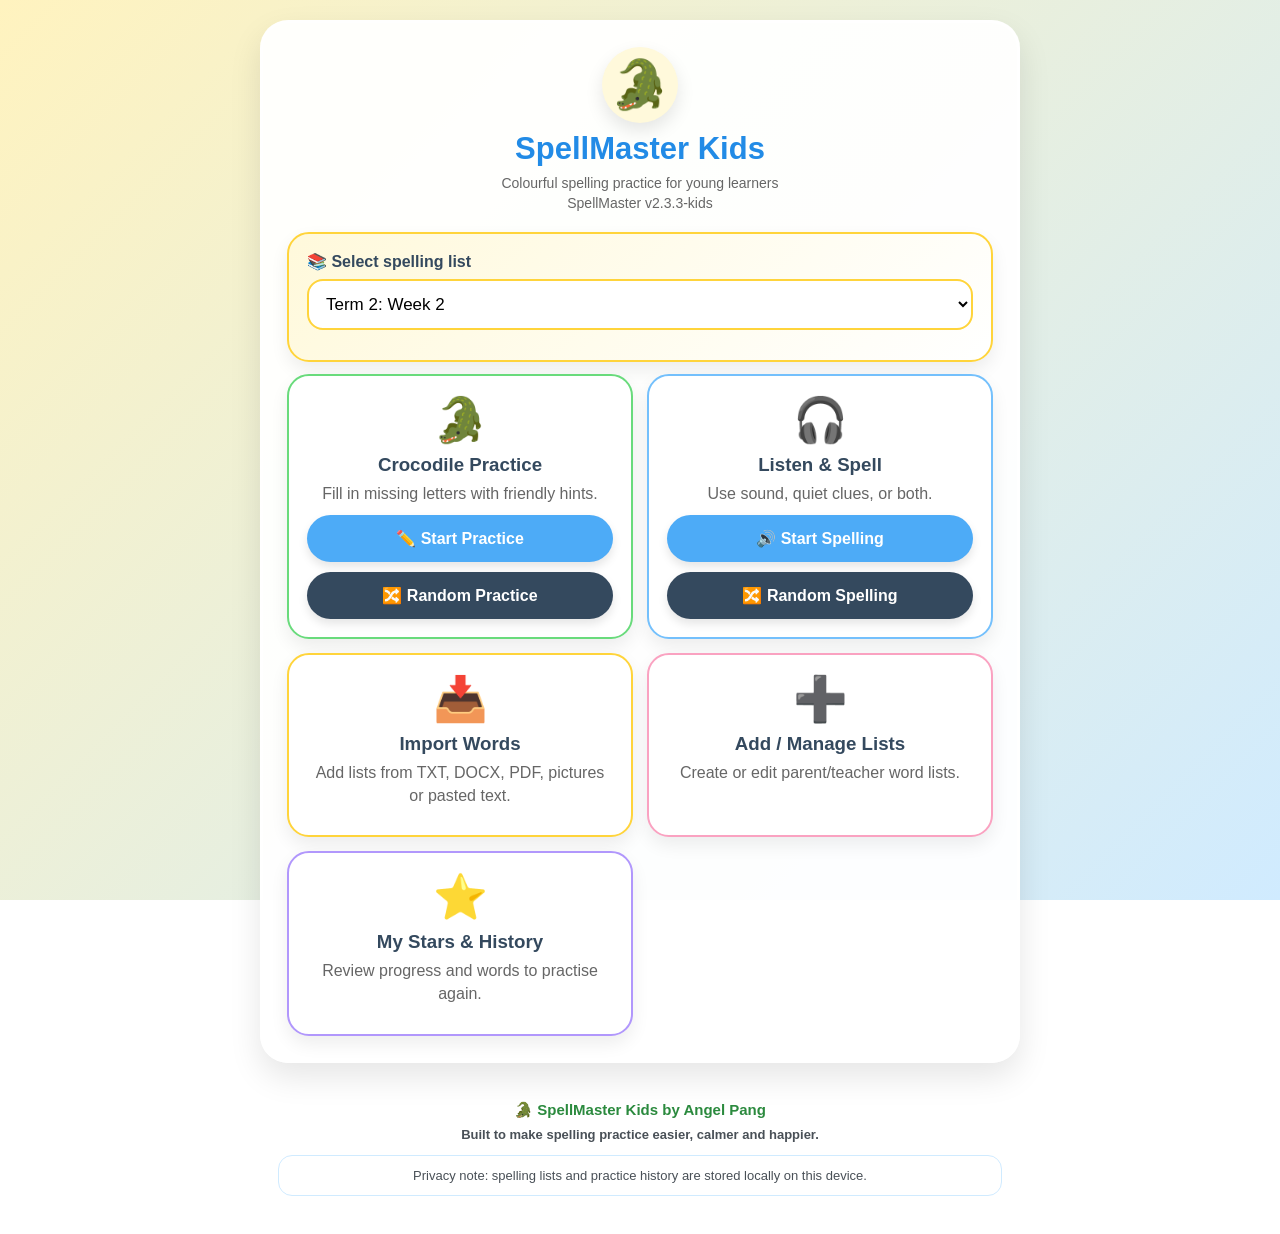
<file: index.html>
<!DOCTYPE html>
<html lang="en">
<head>
  <meta charset="UTF-8" />
  <meta name="viewport" content="width=device-width, initial-scale=1.0, maximum-scale=1.0, user-scalable=no" />
  <title>SpellMaster Kids 2026</title>
  <link rel="manifest" href="manifest.json?v=20260508-v233" />
  <link rel="stylesheet" href="css/style.css?v=20260508-v233" />
</head>
<body>
  <main class="app-shell home-shell">
    <div class="hero-mascot" aria-hidden="true">🐊</div>
    <h1>SpellMaster Kids</h1>
    <div class="subtitle">Colourful spelling practice for young learners</div>
    <div id="app-version" class="version"></div>

    <section class="card rainbow-card">
      <label for="week-selector">📚 Select spelling list</label>
      <select id="week-selector"></select>
    </section>

    <section class="menu-grid">
      <article class="menu-card practice-card">
        <div class="menu-emoji">🐊</div>
        <h3>Crocodile Practice</h3>
        <p>Fill in missing letters with friendly hints.</p>
        <button onclick="goToMode('practice', false)" data-track="start_practice">✏️ Start Practice</button>
        <button onclick="goToMode('practice', true)" class="dark" data-track="start_random_practice">🔀 Random Practice</button>
      </article>

      <article class="menu-card spelling-card">
        <div class="menu-emoji">🎧</div>
        <h3>Listen & Spell</h3>
        <p>Use sound, quiet clues, or both.</p>
        <button onclick="goToMode('spelling', false)" data-track="start_spelling">🔊 Start Spelling</button>
        <button onclick="goToMode('spelling', true)" class="dark" data-track="start_random_spelling">🔀 Random Spelling</button>
      </article>

      <a class="menu-card import-card" href="import.html" data-track="open_import_page">
        <div class="menu-emoji">📥</div>
        <h3>Import Words</h3>
        <p>Add lists from TXT, DOCX, PDF, pictures or pasted text.</p>
      </a>

      <a class="menu-card list-card" href="lists.html" data-track="open_lists_page">
        <div class="menu-emoji">➕</div>
        <h3>Add / Manage Lists</h3>
        <p>Create or edit parent/teacher word lists.</p>
      </a>

      <a class="menu-card history-card" href="history.html" data-track="open_history_page">
        <div class="menu-emoji">⭐</div>
        <h3>My Stars & History</h3>
        <p>Review progress and words to practise again.</p>
      </a>
    </section>
  </main>

  <script src="js/app-config.js?v=20260508-v233"></script>
  <script src="js/analytics.js?v=20260508-v233"></script>
  <script src="js/default-data.js?v=20260508-v233"></script>
  <script src="js/storage.js?v=20260508-v233"></script>
  <script src="js/session-utils.js?v=20260508-v233"></script>
  <script>
    window.addEventListener('load', () => {
      renderVersion();
      loadDropdown();
      if ('serviceWorker' in navigator) navigator.serviceWorker.register('sw.js?v=20260508-v233');
    });

    function loadDropdown() {
      const selector = document.getElementById('week-selector');
      const allLists = getAllLists();
      const lastList = getLastList();
      selector.innerHTML = '';
      Object.keys(allLists).forEach(name => {
        const option = document.createElement('option');
        option.value = name;
        option.textContent = name;
        if (name === lastList) option.selected = true;
        selector.appendChild(option);
      });
    }

    function goToMode(mode, random) {
      const listName = document.getElementById('week-selector').value;
      saveLastList(listName);
      if (typeof trackFeature === 'function') trackFeature('selected_list_for_mode', { mode, random: !!random });
      const target = mode === 'practice' ? 'practice.html' : 'spelling.html';
      window.location.href = `${target}?list=${encodeURIComponent(listName)}&random=${random ? '1' : '0'}`;
    }
  </script>
</body>
</html>
</file>
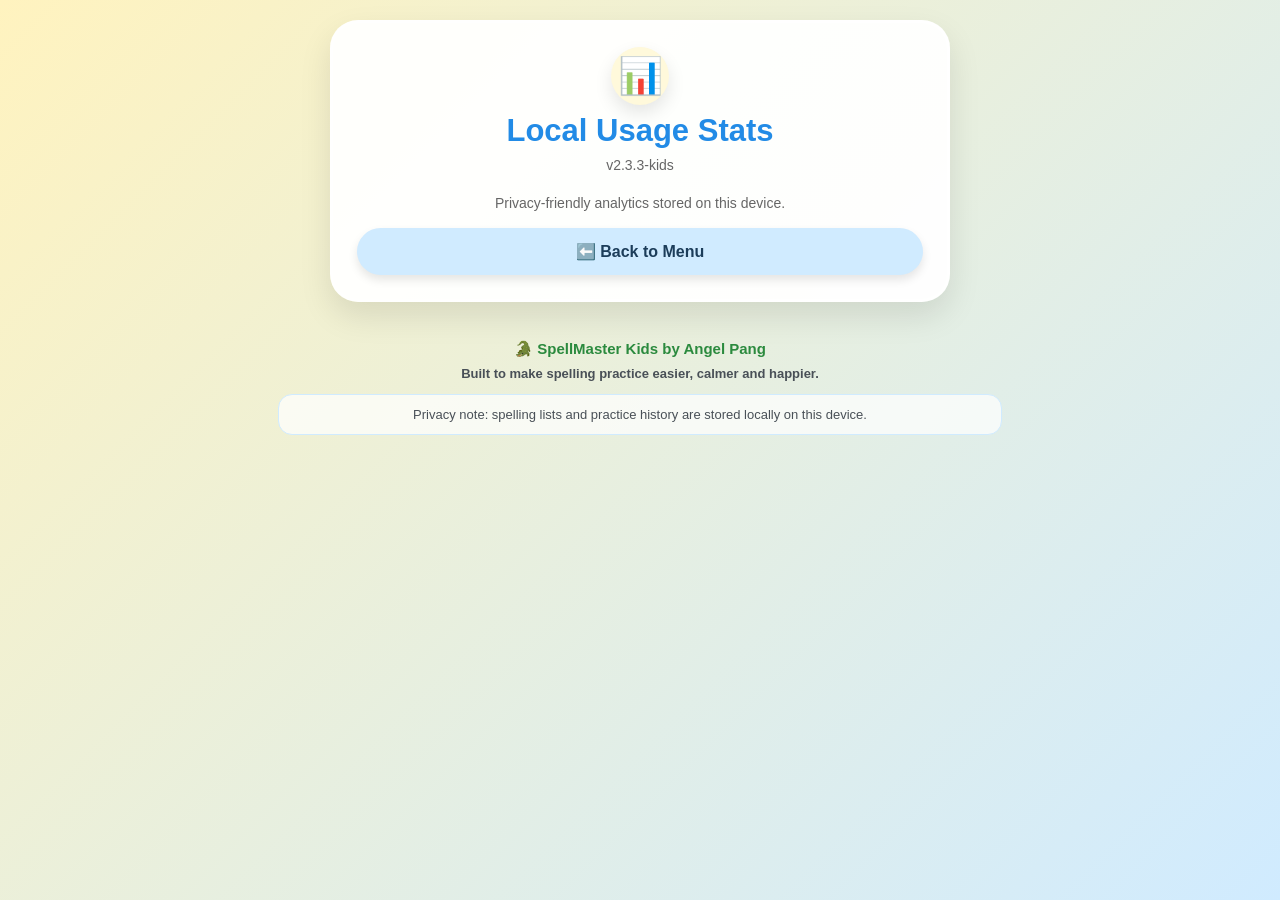
<file: analytics.html>
<!DOCTYPE html>
<html lang="en">
<head>
  <meta charset="UTF-8" />
  <meta name="viewport" content="width=device-width, initial-scale=1.0, maximum-scale=1.0, user-scalable=no" />
  <title>Local Usage Stats - SpellMaster Kids</title>
  <link rel="manifest" href="manifest.json?v=20260508-v230" />
  <link rel="stylesheet" href="css/style.css?v=20260508-v230" />
</head>
<body>
  <main class="app-shell">
    <div class="hero-mascot small" aria-hidden="true">📊</div>
    <h1>Local Usage Stats</h1>
    <div id="app-version" class="version"></div>
    <p class="subtitle">Privacy-friendly analytics stored on this device.</p>
    <div id="analytics-dashboard"></div>
    <a class="button-link secondary" href="index.html" data-track="back_to_menu_from_analytics">⬅️ Back to Menu</a>
  </main>
  <script src="js/app-config.js?v=20260508-v230"></script>
  <script src="js/analytics.js?v=20260508-v230"></script>
  <script>window.addEventListener('load', () => { if (typeof renderVersion === 'function') renderVersion(); });</script>
</body>
</html>
</file>
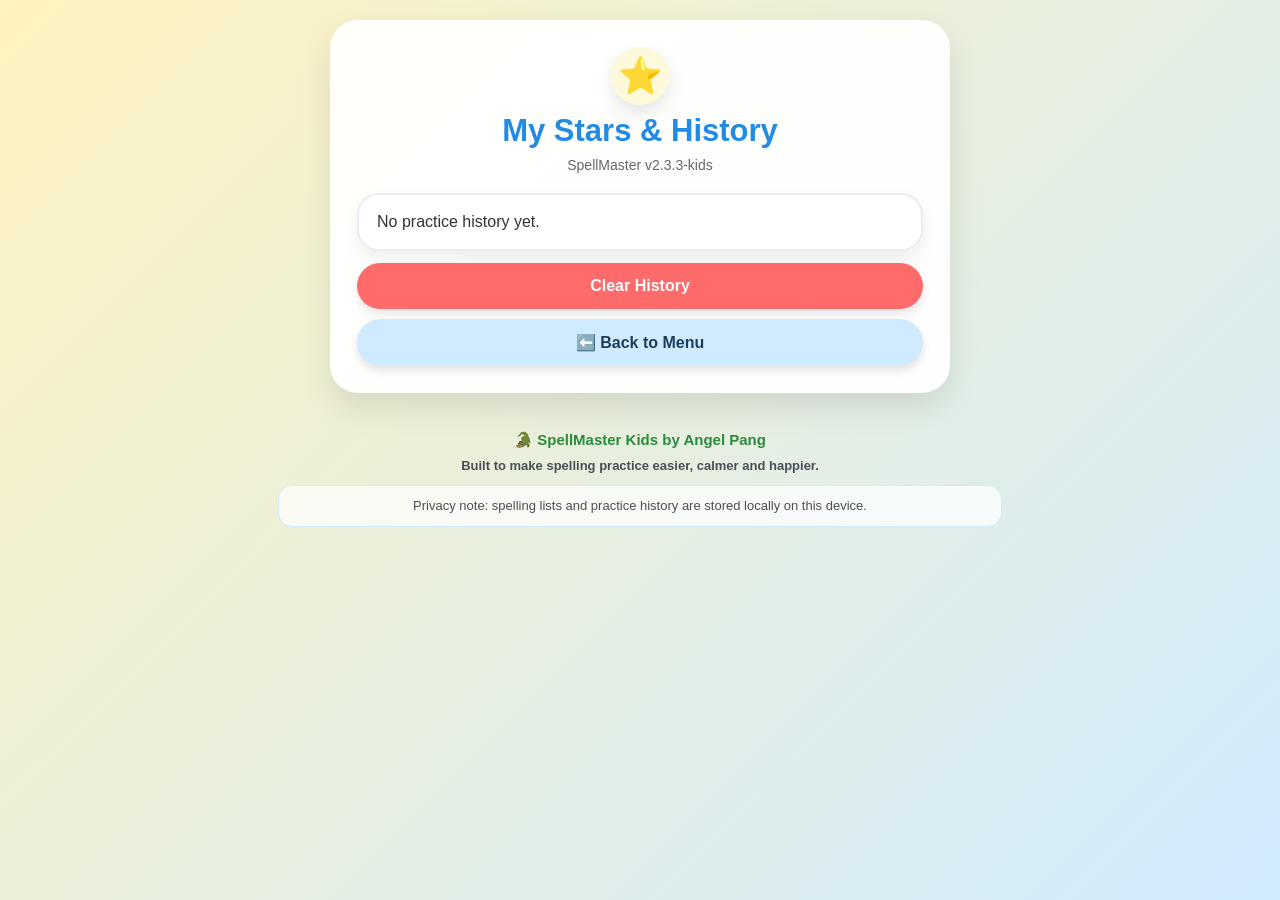
<file: history.html>
<!DOCTYPE html>
<html lang="en">
<head>
  <meta charset="UTF-8" />
  <meta name="viewport" content="width=device-width, initial-scale=1.0, maximum-scale=1.0, user-scalable=no" />
  <title>Stars & History - SpellMaster Kids</title>
  <link rel="manifest" href="manifest.json?v=20260508-v233" />
  <link rel="stylesheet" href="css/style.css?v=20260508-v233" />
</head>
<body>
  <main class="app-shell">
    <div class="hero-mascot small" aria-hidden="true">⭐</div>
    <h1>My Stars & History</h1>
    <div id="app-version" class="version"></div>
    <div id="history-box"></div>
    <button onclick="clearHistory()" class="danger">Clear History</button>
    <a class="button-link secondary" href="index.html">⬅️ Back to Menu</a>
  </main>
  <script src="js/app-config.js?v=20260508-v233"></script>
  <script src="js/analytics.js?v=20260508-v233"></script>
  <script src="js/default-data.js?v=20260508-v233"></script>
  <script src="js/storage.js?v=20260508-v233"></script>
  <script src="js/session-utils.js?v=20260508-v233"></script>
  <script>
    window.addEventListener('load', () => { renderVersion(); renderHistory(); });
    function renderHistory() {
      const history = getHistory();
      const box = document.getElementById('history-box');
      if (!history.length) { box.innerHTML = '<div class="card">No practice history yet.</div>'; return; }
      box.innerHTML = history.map(record => {
        const weak = record.weakWords.length ? record.weakWords.join(', ') : 'None';
        const skipped = record.skippedWords && record.skippedWords.length ? record.skippedWords.join(', ') : 'None';
        const stars = record.stars || 0;
        return `<section class="card"><h3>${record.listName}</h3><p><strong>${record.random ? 'Random ' : ''}${record.mode}</strong><br>Stars earned: ${stars} ⭐<br>First-try score: ${record.correctFirstTry}/${record.total}<br>Weak words: ${weak}<br>Skipped words: ${skipped}<br>Time: ${formatDuration(record.durationMs)}<br>${new Date(record.endedAt).toLocaleString()}</p></section>`;
      }).join('');
    }
    function clearHistory() {
      if (!confirm('Clear all history?')) return;
      saveHistory([]);
      renderHistory();
    }
  </script>
</body>
</html>
</file>
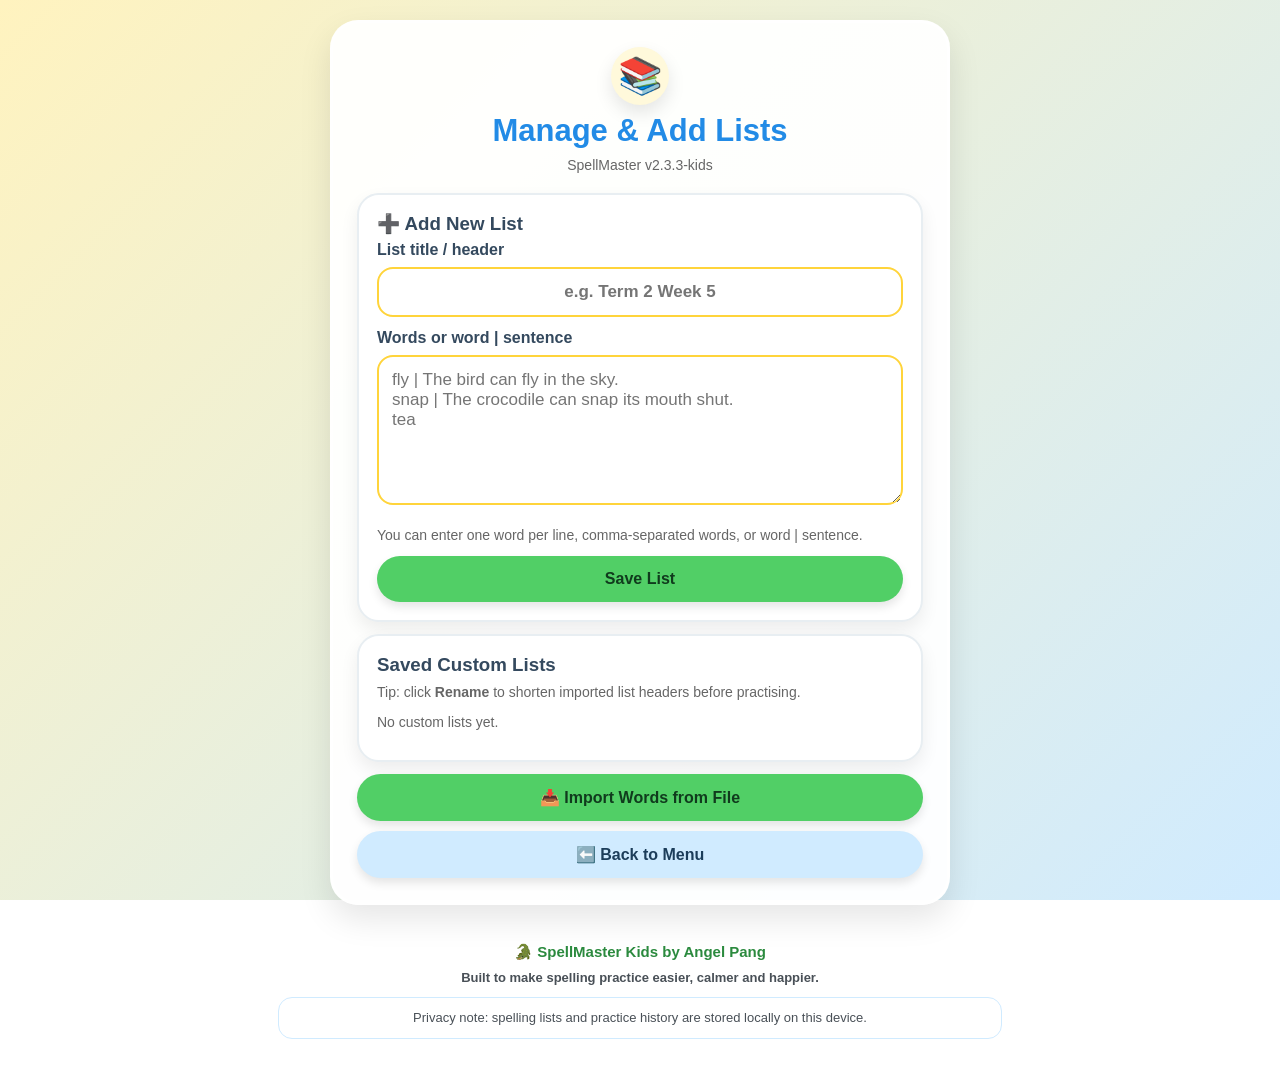
<file: lists.html>
<!DOCTYPE html>
<html lang="en">
<head>
  <meta charset="UTF-8" />
  <meta name="viewport" content="width=device-width, initial-scale=1.0, maximum-scale=1.0, user-scalable=no" />
  <title>Lists - SpellMaster Kids</title>
  <link rel="manifest" href="manifest.json?v=20260508-v233" />
  <link rel="stylesheet" href="css/style.css?v=20260508-v233" />
</head>
<body>
  <main class="app-shell">
    <div class="hero-mascot small" aria-hidden="true">📚</div>
    <h1>Manage & Add Lists</h1>
    <div id="app-version" class="version"></div>
    <section class="card">
      <h3 id="form-title">➕ Add New List</h3>
      <label>List title / header</label>
      <input type="text" id="list-name" placeholder="e.g. Term 2 Week 5" />
      <label>Words or word | sentence</label>
      <textarea id="list-text" placeholder="fly | The bird can fly in the sky.&#10;snap | The crocodile can snap its mouth shut.&#10;tea"></textarea>
      <p class="small-note">You can enter one word per line, comma-separated words, or word | sentence.</p>
      <button id="save-list-btn" onclick="saveList()" class="success">Save List</button>
      <button id="cancel-edit-btn" onclick="cancelEdit()" class="secondary hidden" type="button">Cancel Edit</button>
    </section>
    <section class="card">
      <h3>Saved Custom Lists</h3>
      <p class="small-note">Tip: click <strong>Rename</strong> to shorten imported list headers before practising.</p>
      <div id="custom-list-box"></div>
    </section>
    <a class="button-link success" href="import.html">📥 Import Words from File</a>
    <a class="button-link secondary" href="index.html">⬅️ Back to Menu</a>
  </main>
  <script src="js/app-config.js?v=20260508-v233"></script>
  <script src="js/analytics.js?v=20260508-v233"></script>
  <script src="js/default-data.js?v=20260508-v233"></script>
  <script src="js/storage.js?v=20260508-v233"></script>
  <script src="js/session-utils.js?v=20260508-v233"></script>
  <script>
    let editingOriginalName = null;

    window.addEventListener('load', () => {
      renderVersion();
      renderCustomLists();
    });

    function parseInput(text) {
      let lines = text.includes('\n') ? text.split(/\n+/) : text.split(',');
      return lines.map(line => line.trim()).filter(Boolean).map(line => {
        const cleaned = line.replace(/^\d+[.)]\s*/, '').replace(/^[-•]\s*/, '').trim();
        if (cleaned.includes('|')) {
          const [word, ...sentenceParts] = cleaned.split('|');
          const sentence = sentenceParts.join('|').trim();
          return { w: word.trim(), s: sentence || `The word is ${word.trim()}.` };
        }
        if (cleaned.includes(',')) {
          const [word, ...sentenceParts] = cleaned.split(',');
          const sentence = sentenceParts.join(',').trim();
          return { w: word.trim(), s: sentence || `The word is ${word.trim()}.` };
        }
        return { w: cleaned, s: `The word is ${cleaned}.` };
      }).filter(item => item.w);
    }

    function saveList() {
      const name = document.getElementById('list-name').value.trim();
      const text = document.getElementById('list-text').value.trim();
      if (!name || !text) return alert('Please enter list title and words.');
      const items = parseInput(text);
      if (!items.length) return alert('No valid words found.');

      const custom = getCustomLists();
      const isRename = editingOriginalName && editingOriginalName !== name;
      const targetExists = Object.prototype.hasOwnProperty.call(custom, name);

      if ((!editingOriginalName && targetExists) || (isRename && targetExists)) {
        if (!confirm(`A custom list named "${name}" already exists. Replace it?`)) return;
      }

      if (editingOriginalName && editingOriginalName !== name) {
        delete custom[editingOriginalName];
        if (getLastList() === editingOriginalName) saveLastList(name);
      }

      custom[name] = items;
      saveCustomLists(custom);
      saveLastList(name);
      resetForm();
      renderCustomLists();
      if (typeof trackFeature === 'function') trackFeature(editingOriginalName ? 'custom_list_updated' : 'custom_list_created', { words: items.length });
      alert(editingOriginalName ? 'List updated.' : 'List saved.');
    }

    function renameList(oldName) {
      const custom = getCustomLists();
      if (!custom[oldName]) return alert('This list cannot be found. Please refresh and try again.');

      const newName = prompt('Edit list title / header:', oldName);
      if (newName === null) return;
      const trimmed = newName.trim();
      if (!trimmed) return alert('List title cannot be empty.');
      if (trimmed === oldName) return;

      if (custom[trimmed] && !confirm(`A custom list named "${trimmed}" already exists. Replace it?`)) return;

      custom[trimmed] = custom[oldName];
      delete custom[oldName];
      saveCustomLists(custom);
      if (getLastList() === oldName) saveLastList(trimmed);
      renderCustomLists();
      if (typeof trackFeature === 'function') trackFeature('custom_list_renamed');
      alert('List title updated.');
    }

    function editList(name) {
      const custom = getCustomLists();
      const items = custom[name];
      if (!items) return alert('This list cannot be found. Please refresh and try again.');

      editingOriginalName = name;
      document.getElementById('form-title').textContent = '✏️ Edit List';
      document.getElementById('list-name').value = name;
      document.getElementById('list-text').value = items.map(item => `${item.w} | ${item.s || `The word is ${item.w}.`}`).join('\n');
      document.getElementById('save-list-btn').textContent = 'Update List';
      document.getElementById('cancel-edit-btn').classList.remove('hidden');
      if (typeof trackFeature === 'function') trackFeature('custom_list_edit_opened');
      window.scrollTo({ top: 0, behavior: 'smooth' });
    }

    function cancelEdit() {
      resetForm();
    }

    function resetForm() {
      editingOriginalName = null;
      document.getElementById('form-title').textContent = '➕ Add New List';
      document.getElementById('list-name').value = '';
      document.getElementById('list-text').value = '';
      document.getElementById('save-list-btn').textContent = 'Save List';
      document.getElementById('cancel-edit-btn').classList.add('hidden');
    }

    function deleteList(name) {
      if (!confirm(`Delete ${name}?`)) return;
      const custom = getCustomLists();
      delete custom[name];
      saveCustomLists(custom);
      if (getLastList() === name) localStorage.removeItem(STORAGE_KEYS.lastList);
      if (editingOriginalName === name) resetForm();
      renderCustomLists();
      if (typeof trackFeature === 'function') trackFeature('custom_list_deleted');
    }

    function renderCustomLists() {
      const custom = getCustomLists();
      const box = document.getElementById('custom-list-box');
      const names = Object.keys(custom);
      if (!names.length) {
        box.innerHTML = '<p class="small-note">No custom lists yet.</p>';
        return;
      }

      box.innerHTML = names.map(name => {
        const items = Array.isArray(custom[name]) ? custom[name] : [];
        const preview = items.slice(0, 4).map(item => item.w).join(', ');
        return `
          <div class="card list-manager-card" data-list-name="${escapeHtml(name)}">
            <strong>${escapeHtml(name)}</strong>
            <p>${items.length} words${preview ? ` · ${escapeHtml(preview)}${items.length > 4 ? '...' : ''}` : ''}</p>
            <div class="button-row compact">
              <button class="secondary" type="button" data-action="rename" data-name="${escapeAttr(name)}">✏️ Rename</button>
              <button class="warning" type="button" data-action="edit" data-name="${escapeAttr(name)}">📝 Edit Words</button>
              <button class="danger" type="button" data-action="delete" data-name="${escapeAttr(name)}">Delete</button>
            </div>
          </div>
        `;
      }).join('');
    }

    document.getElementById('custom-list-box').addEventListener('click', event => {
      const button = event.target.closest('button[data-action]');
      if (!button) return;
      const name = button.getAttribute('data-name');
      const action = button.getAttribute('data-action');
      if (action === 'rename') renameList(name);
      if (action === 'edit') editList(name);
      if (action === 'delete') deleteList(name);
    });

    function escapeHtml(value) {
      return String(value).replace(/[&<>'"]/g, char => ({
        '&': '&amp;', '<': '&lt;', '>': '&gt;', "'": '&#39;', '"': '&quot;'
      }[char]));
    }

    function escapeAttr(value) {
      return escapeHtml(value);
    }
  </script>
</body>
</html>
</file>
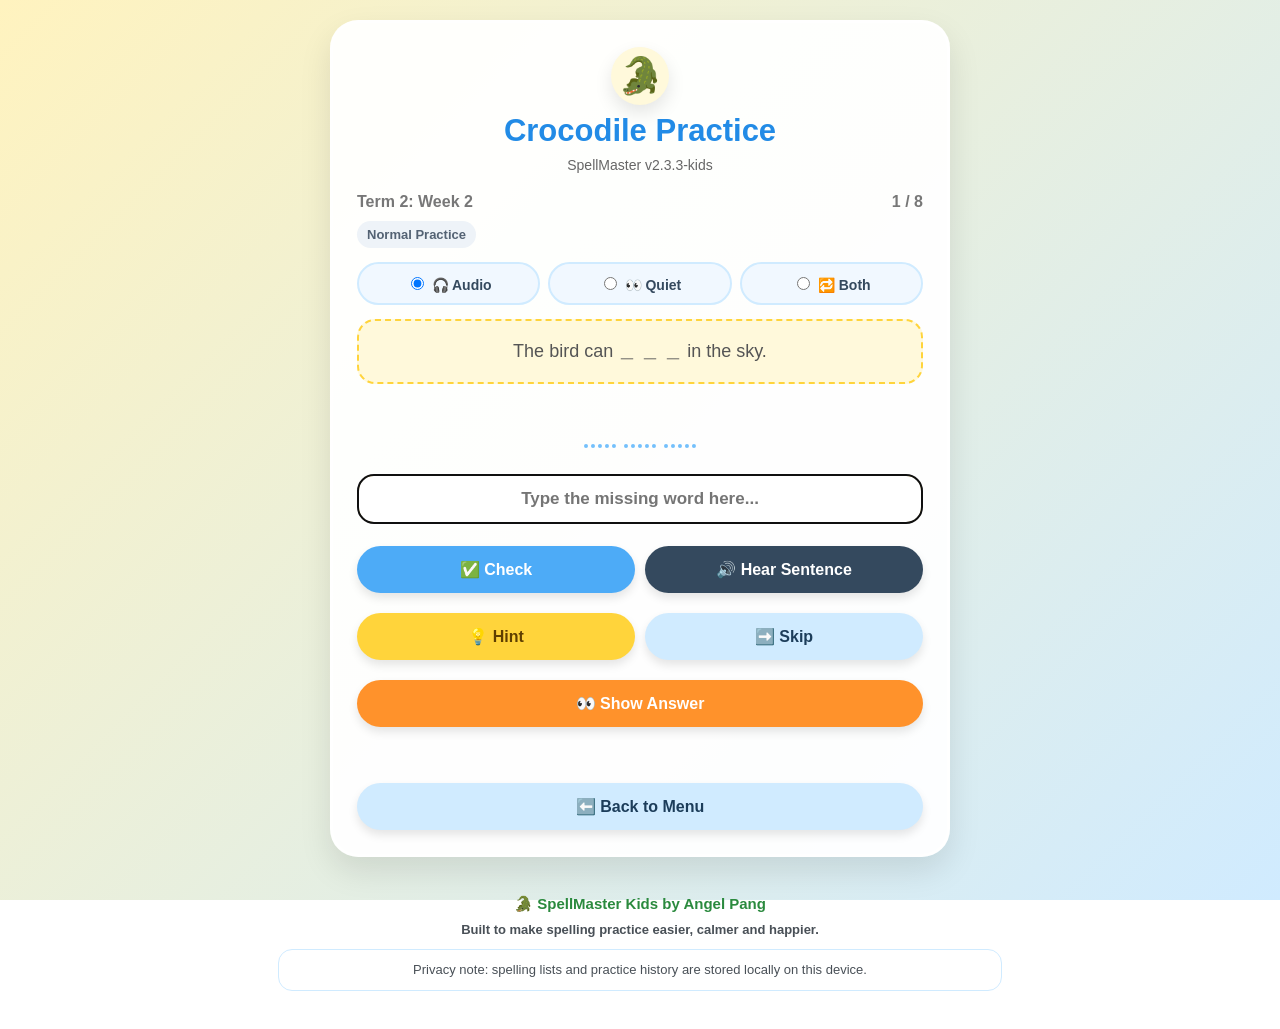
<file: practice.html>
<!DOCTYPE html>
<html lang="en">
<head>
  <meta charset="UTF-8" />
  <meta name="viewport" content="width=device-width, initial-scale=1.0, maximum-scale=1.0, user-scalable=no" />
  <title>Practice - SpellMaster Kids</title>
  <link rel="manifest" href="manifest.json?v=20260508-v233" />
  <link rel="stylesheet" href="css/style.css?v=20260508-v233" />
</head>
<body>
  <main class="app-shell">
    <div class="hero-mascot small" aria-hidden="true">🐊</div>
    <h1>Crocodile Practice</h1>
    <div id="app-version" class="version"></div>
    <div class="top-row"><span id="list-title"></span><span id="progress"></span></div>
    <div class="badge" id="mode-badge"></div>

    <div id="practice-screen">
      <div class="mode-toggle" aria-label="Practice mode">
        <label><input type="radio" name="practicePlayMode" value="audio" checked /> 🎧 Audio</label>
        <label><input type="radio" name="practicePlayMode" value="quiet" /> 👀 Quiet</label>
        <label><input type="radio" name="practicePlayMode" value="both" /> 🔁 Both</label>
      </div>

      <div id="hint-box" class="sentence-hint"></div>
      <div id="practice-slots" class="slots"></div>
      <input type="text" id="practice-input" placeholder="Type the missing word here..." autocomplete="off" />

      <div class="button-row two-col">
        <button onclick="checkPracticeAnswer()">✅ Check</button>
        <button onclick="pronounceSentence()" class="dark">🔊 Hear Sentence</button>
        <button onclick="showPracticeHint()" class="warning">💡 Hint</button>
        <button onclick="skipPracticeWord()" class="secondary">➡️ Skip</button>
        <button onclick="showPracticeAnswer()" class="helper-action">👀 Show Answer</button>
      </div>

      <div class="helper-panel" id="helper-panel">
        <div class="helper-card">
          <h3>💡 Sentence Clue</h3>
          <p id="sentence-helper">Use the clue to find the word.</p>
        </div>
        <div class="helper-card">
          <h3>🔤 Helper Letters</h3>
          <p id="letter-helper">Letters will appear here.</p>
        </div>
        <div class="helper-card">
          <h3>🐊 Crocodile Clue</h3>
          <p id="croc-helper">Starts with ...</p>
        </div>
      </div>

      <div id="feedback" class="feedback"></div>
      <button onclick="window.location.href='index.html'" class="secondary">⬅️ Back to Menu</button>
    </div>

    <div id="result-screen" class="hidden"></div>
  </main>

  <script src="js/app-config.js?v=20260508-v233"></script>
  <script src="js/analytics.js?v=20260508-v233"></script>
  <script src="js/default-data.js?v=20260508-v233"></script>
  <script src="js/storage.js?v=20260508-v233"></script>
  <script src="js/speech.js?v=20260508-v233"></script>
  <script src="js/session-utils.js?v=20260508-v233"></script>
  <script src="js/practice.js?v=20260508-v233"></script>
</body>
</html>
</file>
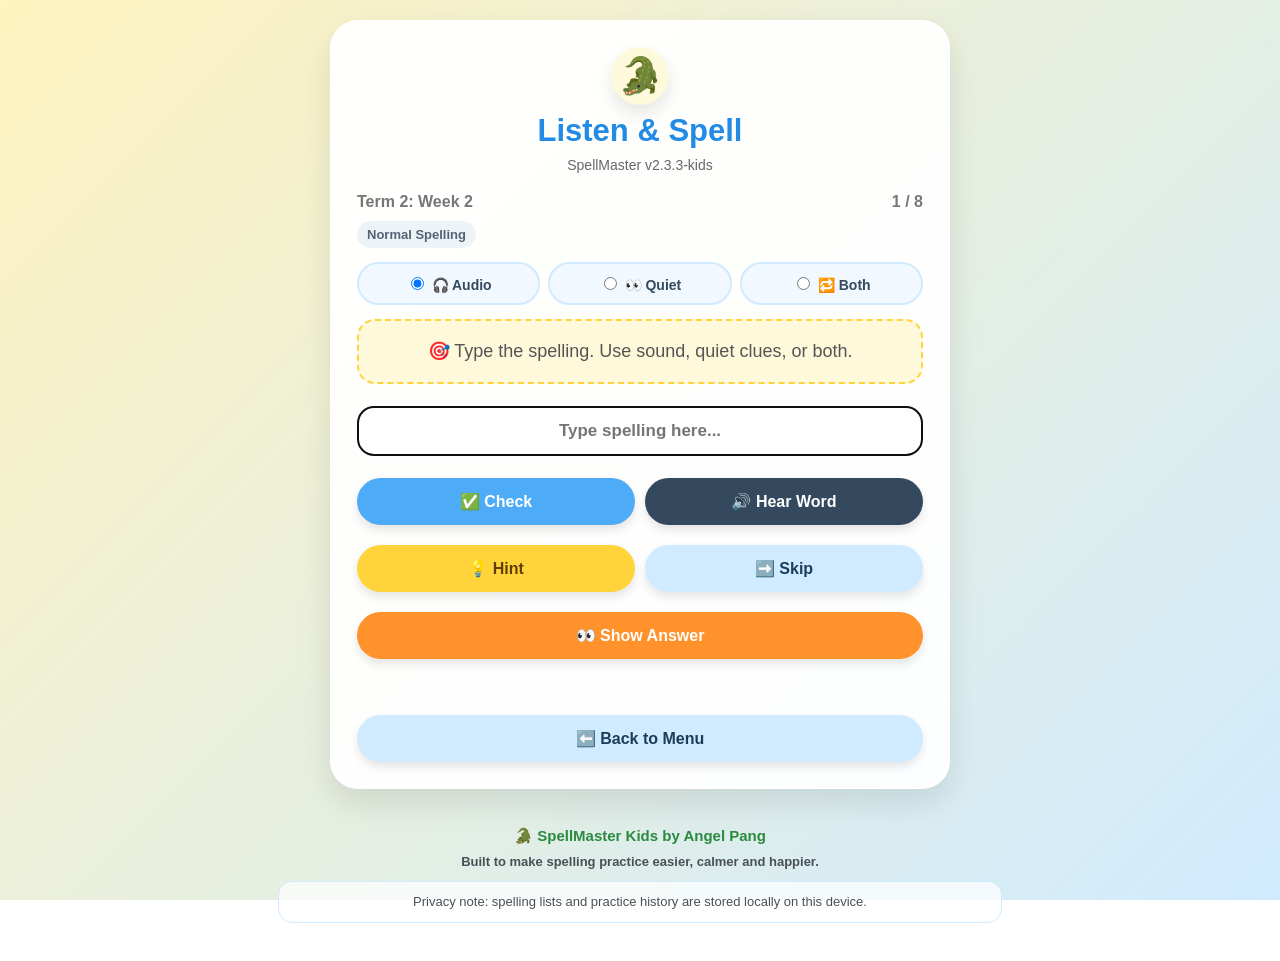
<file: spelling.html>
<!DOCTYPE html>
<html lang="en">
<head>
  <meta charset="UTF-8" />
  <meta name="viewport" content="width=device-width, initial-scale=1.0, maximum-scale=1.0, user-scalable=no" />
  <title>Spelling - SpellMaster Kids</title>
  <link rel="manifest" href="manifest.json?v=20260508-v233" />
  <link rel="stylesheet" href="css/style.css?v=20260508-v233" />
</head>
<body>
  <main class="app-shell">
    <div class="hero-mascot small" aria-hidden="true">🐊</div>
    <h1>Listen & Spell</h1>
    <div id="app-version" class="version"></div>
    <div class="top-row"><span id="list-title"></span><span id="progress"></span></div>
    <div class="badge" id="mode-badge"></div>

    <div id="spelling-screen">
      <div class="mode-toggle" aria-label="Spelling mode">
        <label><input type="radio" name="spellingPlayMode" value="audio" checked /> 🎧 Audio</label>
        <label><input type="radio" name="spellingPlayMode" value="quiet" /> 👀 Quiet</label>
        <label><input type="radio" name="spellingPlayMode" value="both" /> 🔁 Both</label>
      </div>

      <div class="sentence-hint">🎯 Type the spelling. Use sound, quiet clues, or both.</div>
      <input type="text" id="spelling-input" placeholder="Type spelling here..." autocomplete="off" />

      <div class="button-row two-col">
        <button onclick="checkSpellingAnswer()">✅ Check</button>
        <button onclick="pronounceWord()" class="dark">🔊 Hear Word</button>
        <button onclick="showSpellingHint()" class="warning">💡 Hint</button>
        <button onclick="skipSpellingWord()" class="secondary">➡️ Skip</button>
        <button onclick="showSpellingAnswer()" class="helper-action">👀 Show Answer</button>
      </div>

      <div class="helper-panel" id="helper-panel">
        <div class="helper-card">
          <h3>💡 Sentence Clue</h3>
          <p id="sentence-helper">Use the sentence to understand the word.</p>
        </div>
        <div class="helper-card">
          <h3>🔤 Helper Letters</h3>
          <p id="letter-helper">Letters will appear here.</p>
        </div>
        <div class="helper-card">
          <h3>🐊 Crocodile Clue</h3>
          <p id="croc-helper">Starts with ...</p>
        </div>
      </div>

      <div id="feedback" class="feedback"></div>
      <button onclick="window.location.href='index.html'" class="secondary">⬅️ Back to Menu</button>
    </div>

    <div id="result-screen" class="hidden"></div>
  </main>

  <script src="js/app-config.js?v=20260508-v233"></script>
  <script src="js/analytics.js?v=20260508-v233"></script>
  <script src="js/default-data.js?v=20260508-v233"></script>
  <script src="js/storage.js?v=20260508-v233"></script>
  <script src="js/speech.js?v=20260508-v233"></script>
  <script src="js/session-utils.js?v=20260508-v233"></script>
  <script src="js/spelling.js?v=20260508-v233"></script>
</body>
</html>
</file>
<file: css/style.css>
:root {
  --primary: #4dabf7;
  --primary-dark: #2f6fb6;
  --success: #51cf66;
  --error: #ff6b6b;
  --warning: #ffd43b;
  --orange: #ff922b;
  --pink: #faa2c1;
  --purple: #b197fc;
  --bg1: #fff3bf;
  --bg2: #d0ebff;
  --card: #ffffff;
  --dark: #34495e;
  --muted: #666;
  --border: #e8eef2;
}
* { box-sizing: border-box; }
body {
  font-family: -apple-system, BlinkMacSystemFont, "Segoe UI", Roboto, Arial, sans-serif;
  background: linear-gradient(135deg, var(--bg1), var(--bg2));
  background-attachment: fixed;
  margin: 0;
  padding: 20px;
  color: #333;
}
.app-shell {
  background: rgba(255,255,255,0.94);
  width: 100%;
  max-width: 620px;
  margin: 0 auto;
  padding: 24px;
  border-radius: 28px;
  box-shadow: 0 14px 32px rgba(0,0,0,0.10);
  border: 3px solid rgba(255,255,255,0.7);
}
.home-shell { max-width: 760px; }
.hero-mascot {
  width: 76px;
  height: 76px;
  margin: 0 auto 8px;
  border-radius: 999px;
  background: #fff9db;
  display: flex;
  align-items: center;
  justify-content: center;
  font-size: 48px;
  box-shadow: 0 8px 18px rgba(0,0,0,0.10);
}
.hero-mascot.small {
  width: 58px;
  height: 58px;
  font-size: 36px;
}
h1 { text-align: center; color: #228be6; margin: 0 0 6px; font-size: 31px; }
h2 { color: var(--dark); margin: 12px 0; font-size: 22px; }
h3 { margin: 0 0 6px; color: var(--dark); }
.subtitle, .version { text-align:center; color: var(--muted); font-size: 14px; line-height: 1.45; }
.version { margin-bottom: 18px; }
.card, .menu-card {
  background: var(--card);
  border: 2px solid var(--border);
  border-radius: 22px;
  padding: 18px;
  margin: 12px 0;
  box-shadow: 0 8px 18px rgba(0,0,0,0.07);
}
.rainbow-card { border-color: #ffd43b; background: linear-gradient(135deg, #fff9db, #ffffff); }
.card p, .menu-card p { margin: 4px 0 10px; color: #666; line-height: 1.45; }
.menu-grid { display: grid; grid-template-columns: repeat(auto-fit, minmax(230px, 1fr)); gap: 14px; }
.menu-card {
  display: block;
  text-align: center;
  text-decoration: none;
  color: inherit;
  transition: transform 0.2s ease, box-shadow 0.2s ease;
  margin: 0;
}
.menu-card:hover { transform: translateY(-3px) scale(1.01); box-shadow: 0 12px 24px rgba(0,0,0,0.12); }
.menu-emoji { font-size: 44px; margin-bottom: 8px; }
.practice-card { border-color: #69db7c; }
.spelling-card { border-color: #74c0fc; }
.import-card { border-color: #ffd43b; }
.list-card { border-color: #faa2c1; }
.history-card { border-color: #b197fc; }
button, .button-link {
  display: block;
  width: 100%;
  background: var(--primary);
  color: #fff;
  border: none;
  border-radius: 999px;
  padding: 14px;
  margin-top: 10px;
  font-size: 16px;
  font-weight: 800;
  text-align: center;
  text-decoration: none;
  cursor: pointer;
  box-shadow: 0 5px 10px rgba(0,0,0,0.10);
}
button:active, .button-link:active { transform: scale(0.985); }
.secondary { background: #d0ebff; color: #1c3d5a; }
.dark { background: var(--dark); }
.success { background: var(--success); color: #103b1d; }
.warning { background: var(--warning); color: #5f3f00; }
.danger { background: var(--error); color: #fff; }
.helper-action { background: var(--orange); }
.button-row { display: flex; gap: 10px; flex-wrap: wrap; }
.button-row.two-col > button { flex: 1 1 calc(50% - 10px); min-width: 150px; }
input[type="text"], textarea, select, input[type="file"] {
  width: 100%;
  padding: 13px;
  margin: 8px 0 12px;
  border: 2px solid #ffd43b;
  border-radius: 16px;
  font-size: 17px;
  background: #fff;
}
input[type="text"] { text-align: center; font-weight: 700; }
textarea { min-height: 150px; resize: vertical; font-family: inherit; text-align: left; font-weight: 500; }
label { font-weight: 800; color: var(--dark); }
.top-row { display:flex; justify-content:space-between; gap:12px; color:#777; font-weight:800; margin-bottom:10px; }
.hidden { display: none !important; }
.sentence-hint {
  color: #555;
  text-align: center;
  margin: 14px 0;
  font-size: 18px;
  background: #fff9db;
  border: 2px dashed #ffd43b;
  padding: 16px;
  border-radius: 18px;
  line-height: 1.6;
}
.slots { display:flex; justify-content:center; gap:8px; flex-wrap:wrap; margin:18px 0; }
.slot {
  min-width: 32px;
  height: 46px;
  border-bottom: 4px dotted #74c0fc;
  display:flex;
  align-items:center;
  justify-content:center;
  font-size: 32px;
  font-weight: 900;
  color: #228be6;
  text-transform: lowercase;
}
.slot.space { border-bottom:none; min-width: 12px; }
.feedback { min-height: 28px; text-align:center; font-size:18px; font-weight:900; margin:14px 0; line-height: 1.4; }
.feedback.success-text, .success-text { color: #2b8a3e; }
.feedback.error-text, .error-text { color: #c92a2a; }
.warning-text { color: #e67700; }
.status-note { text-align: center; font-weight: 800; min-height: 22px; margin-top: 10px; }
.small-note { font-size: 14px; color: var(--muted); line-height: 1.45; }
.nav-grid { display:grid; grid-template-columns: 1fr; gap: 10px; }
.result-box { background:#eef8ff; border-radius:18px; padding:16px; margin:12px 0; line-height:1.7; border: 2px solid #d0ebff; }
ul.clean { padding-left: 20px; }
.footer-nav { margin-top: 18px; }
.badge { display:inline-block; background:#eef3f8; padding:6px 10px; border-radius:999px; font-size:13px; color:#536273; font-weight: 800; }
.mode-toggle {
  display: grid;
  grid-template-columns: repeat(3, 1fr);
  gap: 8px;
  margin: 14px 0;
}
.mode-toggle label {
  background: #f1f8ff;
  border: 2px solid #d0ebff;
  border-radius: 999px;
  padding: 10px;
  text-align: center;
  font-size: 14px;
  cursor: pointer;
}
.mode-toggle input { margin-right: 4px; }
.helper-panel { display: grid; gap: 10px; margin: 16px 0; }
.helper-panel.quiet-hidden { display: none; }
.helper-card {
  background: #fff9db;
  border-left: 7px solid #ffd43b;
  padding: 13px 14px;
  border-radius: 18px;
  box-shadow: 0 4px 10px rgba(0,0,0,0.06);
}
.helper-card h3 { font-size: 16px; margin-bottom: 6px; }
.helper-card p { margin: 0; color: #4a4a4a; line-height: 1.45; font-weight: 700; }
.helper-text {
  background: #fff9db;
  border-left: 6px solid #ffd43b;
  padding: 12px;
  border-radius: 14px;
  font-size: 1rem;
}
@media (max-width: 520px) {
  body { padding: 12px; }
  .app-shell { padding: 18px; }
  h1 { font-size: 26px; }
  .menu-grid, .mode-toggle { grid-template-columns: 1fr; }
  .button-row.two-col > button { flex-basis: 100%; }
}

.brand-footer {
  max-width: 760px;
  margin: 18px auto 0;
  padding: 18px;
  text-align: center;
  color: #495057;
  font-size: 13px;
  line-height: 1.5;
}
.brand-footer-mark {
  font-weight: 900;
  color: #2b8a3e;
  font-size: 15px;
}
.brand-footer-line {
  font-weight: 700;
  margin-top: 4px;
}
.privacy-note {
  background: rgba(255, 255, 255, 0.72);
  border: 1px solid #d0ebff;
  border-radius: 14px;
  padding: 10px;
  margin-top: 10px;
}
.analytics-link {
  display: inline-block;
  margin-top: 10px;
  color: #1971c2;
  font-weight: 800;
  text-decoration: none;
}
.analytics-link:hover { text-decoration: underline; }
.stats-table {
  width: 100%;
  border-collapse: collapse;
  font-size: 14px;
}
.stats-table td {
  border-bottom: 1px solid #e9ecef;
  padding: 9px 6px;
}
.stats-table td:last-child {
  text-align: right;
  font-weight: 900;
}
code {
  background: #f1f3f5;
  border-radius: 6px;
  padding: 2px 5px;
}
</file>
